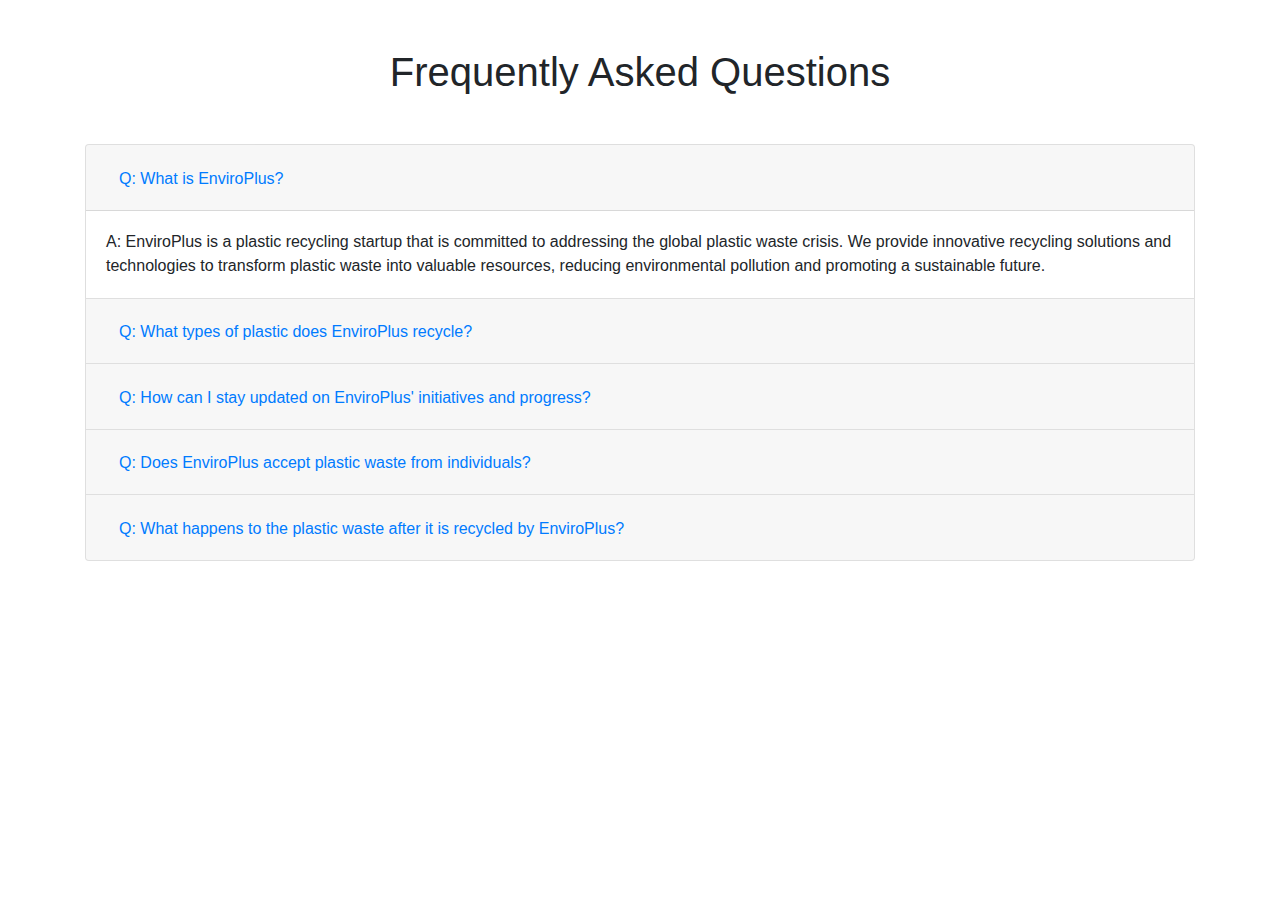
<file: faq.html>
<!DOCTYPE html>
<html>
<head>
	<title>FAQ</title>
	<!-- link to Bootstrap CSS file -->
	<link rel="stylesheet" href="https://maxcdn.bootstrapcdn.com/bootstrap/4.5.2/css/bootstrap.min.css">
</head>
<body>
	<div class="container">
		<h1 class="text-center my-5">Frequently Asked Questions</h1>
		<div class="accordion" id="faqAccordion">
			<!-- add questions and answers as needed -->
			<div class="card">
				<div class="card-header" id="headingOne">
					<h2 class="mb-0">
						<button class="btn btn-link" type="button" data-toggle="collapse" data-target="#collapseOne" aria-expanded="true" aria-controls="collapseOne">
							Q: What is EnviroPlus?
						</button>
					</h2>
				</div>
				<div id="collapseOne" class="collapse show" aria-labelledby="headingOne" data-parent="#faqAccordion">
					<div class="card-body">
						A: EnviroPlus is a plastic recycling startup that is committed to addressing the global plastic waste crisis. We provide innovative recycling solutions and technologies to transform plastic waste into valuable resources, reducing environmental pollution and promoting a sustainable future.
					</div>
				</div>
			</div>
			<div class="card">
				<div class="card-header" id="headingTwo">
					<h2 class="mb-0">
						<button class="btn btn-link collapsed" type="button" data-toggle="collapse" data-target="#collapseTwo" aria-expanded="false" aria-controls="collapseTwo">
							Q: What types of plastic does EnviroPlus recycle?
						</button>
					</h2>
				</div>
				<div id="collapseTwo" class="collapse" aria-labelledby="headingTwo" data-parent="#faqAccordion">
					<div class="card-body">
						A: EnviroPlus recycles a wide range of plastics, including PET (polyethylene terephthalate), HDPE (high-density polyethylene), LDPE (low-density polyethylene), PVC (polyvinyl chloride), PP (polypropylene), and PS (polystyrene). We aim to maximize the recycling potential of different plastic types and minimize the amount of plastic waste that goes unprocessed.
					</div>
				</div>
			</div>
			<div class="card">
				<div class="card-header" id="headingTwo">
					<h2 class="mb-0">
						<button class="btn btn-link collapsed" type="button" data-toggle="collapse" data-target="#collapseTwo" aria-expanded="false" aria-controls="collapseTwo">
							Q: How can I stay updated on EnviroPlus' initiatives and progress?
						</button>
					</h2>
				</div>
				<div id="collapseTwo" class="collapse" aria-labelledby="headingTwo" data-parent="#faqAccordion">
					<div class="card-body">
						A: To stay updated on EnviroPlus' initiatives, progress, and latest news, we encourage you to visit our website regularly and subscribe to our newsletter. You can also follow us on social media platforms like Facebook, Twitter, and LinkedIn, where we share updates, success stories, and educational content about plastic recycling and environmental sustainability.
					</div>
				</div>
			</div>
			<div class="card">
				<div class="card-header" id="headingTwo">
					<h2 class="mb-0">
						<button class="btn btn-link collapsed" type="button" data-toggle="collapse" data-target="#collapseTwo" aria-expanded="false" aria-controls="collapseTwo">
							Q: Does EnviroPlus accept plastic waste from individuals?
						</button>
					</h2>
				</div>
				<div id="collapseTwo" class="collapse" aria-labelledby="headingTwo" data-parent="#faqAccordion">
					<div class="card-body">
						A: Yes, EnviroPlus accepts plastic waste from both individuals and businesses. We encourage everyone to participate in plastic recycling and make a positive impact on the environment. Whether you have a small amount of plastic waste or a larger quantity, we provide solutions to collect and recycle it responsibly.
					</div>
				</div>
			</div>
			<div class="card">
				<div class="card-header" id="headingTwo">
					<h2 class="mb-0">
						<button class="btn btn-link collapsed" type="button" data-toggle="collapse" data-target="#collapseTwo" aria-expanded="false" aria-controls="collapseTwo">
							Q: What happens to the plastic waste after it is recycled by EnviroPlus?
						</button>
					</h2>
				</div>
				<div id="collapseTwo" class="collapse" aria-labelledby="headingTwo" data-parent="#faqAccordion">
					<div class="card-body">
						A: After recycling, the plastic waste undergoes a series of processes to transform it into reusable materials. Depending on the type of plastic, it can be turned into recycled plastic pellets, which can be used as raw material for various manufacturing applications, such as plastic products, packaging, textiles, and more. Some plastics can also be processed into fuel or used for energy recovery.
					</div>
				</div>
			</div>
			<!-- add more questions and answers as needed -->
		</div>
	</div>
	
	<!-- link to Bootstrap JS files (jQuery and Popper.js) -->
	<script src="https://code.jquery.com/jquery-3.5.1.slim.min.js"></script>
	<script src="https://cdn.jsdelivr.net/npm/@popperjs/core@2.9.3/dist/umd/popper.min.js"></script>
	<!-- link to Bootstrap JS file -->
	<script src="https://maxcdn.bootstrapcdn.com/bootstrap/4.5.2/js/bootstrap.min.js"></script>
</body>
</html>
</file>
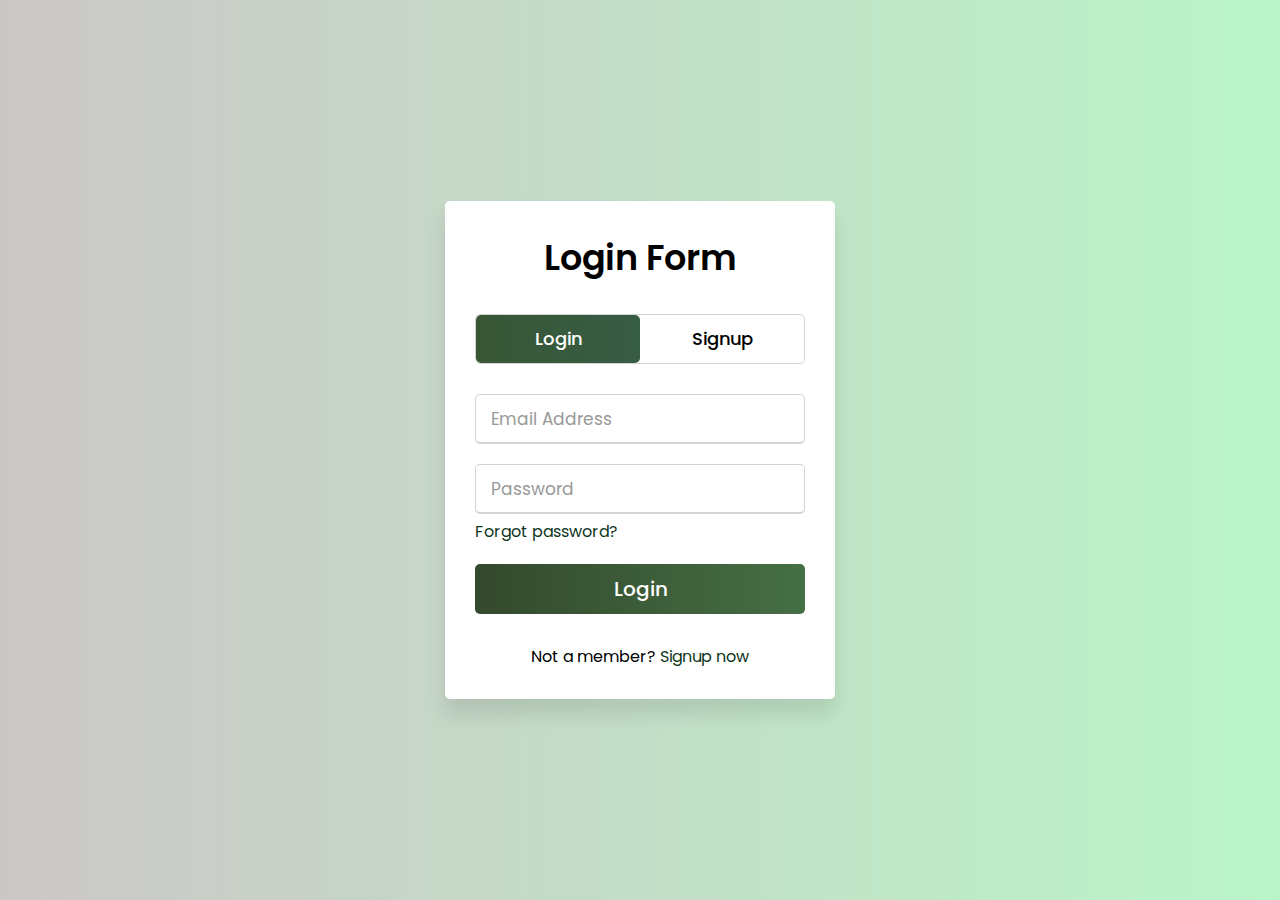
<file: logiin.html>
<!DOCTYPE html>
<html lang="en" dir="ltr">
   <head>
      <meta charset="utf-8">
      <title>Login and Registration</title>
      <link rel="stylesheet" href="./assets/css/style.css">
      <meta name="viewport" content="width=device-width, initial-scale=1.0">
   </head>
   <body>
      <div class="wrapper">
         <div class="title-text">
            <div class="title login">
               Login Form
            </div>
            <div class="title signup">
               Signup Form
            </div>
         </div>
         <div class="form-container">
            <div class="slide-controls">
               <input type="radio" name="slide" id="login" checked>
               <input type="radio" name="slide" id="signup">
               <label for="login" class="slide login">Login</label>
               <label for="signup" class="slide signup">Signup</label>
               <div class="slider-tab"></div>
            </div>
            <div class="form-inner">
               <form action="./dash2.html" class="login">
                  <div class="field">
                     <input type="text" placeholder="Email Address" required>
                  </div>
                  <div class="field">
                     <input type="password" placeholder="Password" required>
                  </div>
                  <div class="pass-link">
                     <a href="#">Forgot password?</a>
                  </div>
                  <div class="field btn">
                     <div class="btn-layer"></div>
                     <input type="submit" value="Login">
                  </div>
                  <div class="signup-link">
                     Not a member? <a href="">Signup now</a>
                  </div>
               </form>
               <form action="#" class="signup">
                  <div class="field">
                     <input type="text" placeholder="Email Address" required>
                  </div>
                  <div class="field">
                     <input type="password" placeholder="Password" required>
                  </div>
                  <div class="field">
                     <input type="password" placeholder="Confirm password" required>
                  </div>
                  <div class="field btn">
                     <div class="btn-layer"></div>
                     <input type="submit" value="Signup">
                  </div>
               </form>
            </div>
         </div>
      </div>
      <script>
         const loginText = document.querySelector(".title-text .login");
         const loginForm = document.querySelector("form.login");
         const loginBtn = document.querySelector("label.login");
         const signupBtn = document.querySelector("label.signup");
         const signupLink = document.querySelector("form .signup-link a");
         signupBtn.onclick = (()=>{
           loginForm.style.marginLeft = "-50%";
           loginText.style.marginLeft = "-50%";
         });
         loginBtn.onclick = (()=>{
           loginForm.style.marginLeft = "0%";
           loginText.style.marginLeft = "0%";
         });
         signupLink.onclick = (()=>{
           signupBtn.click();
           return false;
         });
      </script>
   </body>
</html>
</file>
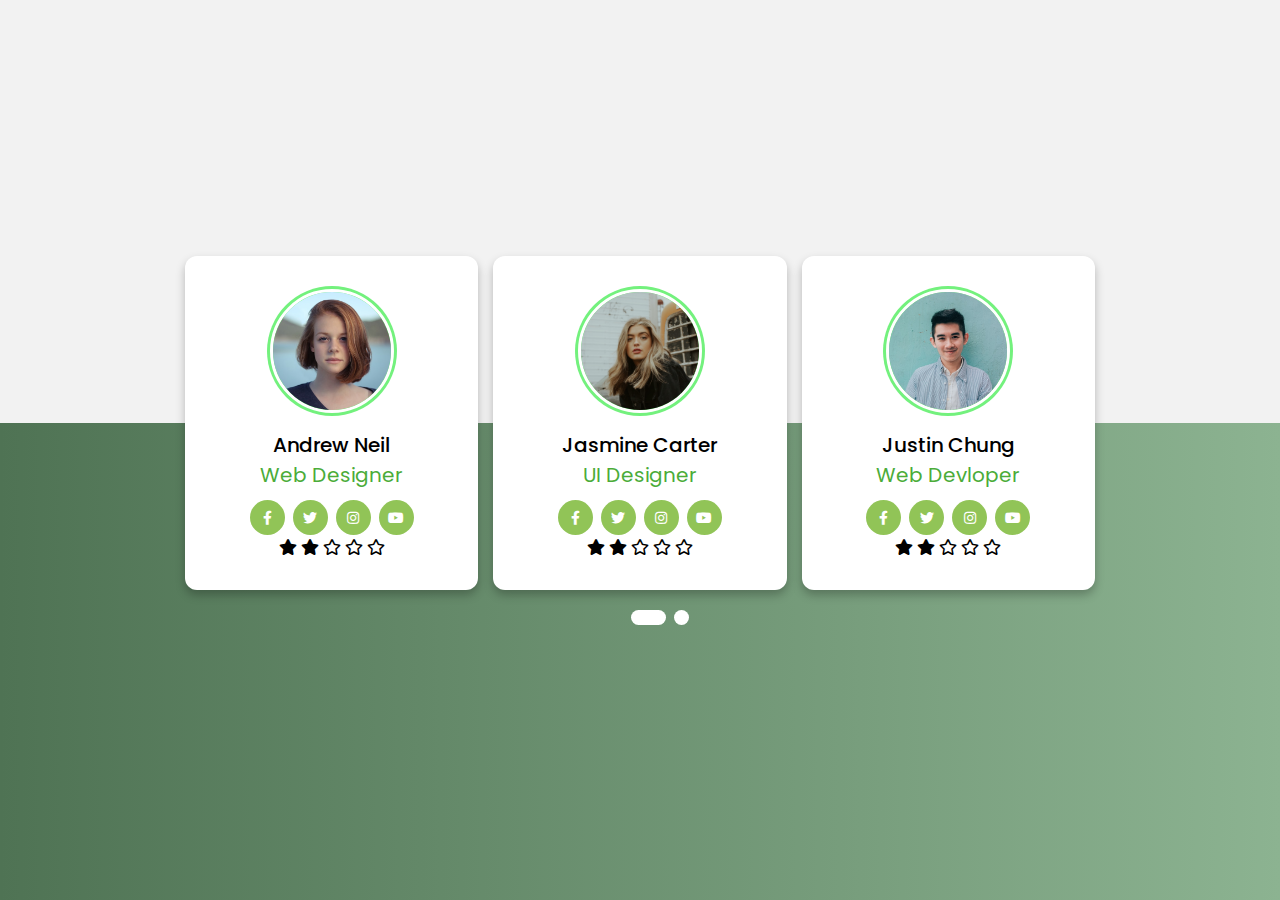
<file: reward.html>
<!DOCTYPE html>
<html lang="en" dir="ltr">
  <head>
    <meta charset="UTF-8" />
    <title>Reward</title>
    <link rel="stylesheet" href="style.css" />
    <!-- Fontawesome CDN Link -->
    <link rel="stylesheet" href="https://cdnjs.cloudflare.com/ajax/libs/font-awesome/5.15.2/css/all.min.css" />
    <meta name="viewport" content="width=device-width, initial-scale=1.0" />
  </head>
  <body>
    <div class="container">
      <input type="radio" name="dot" id="one" />
      <input type="radio" name="dot" id="two" />
      <div class="main-card">
        <div class="cards">
          <div class="card">
            <div class="content">
              <div class="img">
                <img src="images/img1.jpg" alt="" />
              </div>
              <div class="details">
                <div class="name">Andrew Neil</div>
                <div class="job">Web Designer</div>
              </div>
              <div class="media-icons">
                <a href="#"><i class="fab fa-facebook-f"></i></a>
                <a href="#"><i class="fab fa-twitter"></i></a>
                <a href="#"><i class="fab fa-instagram"></i></a>
                <a href="#"><i class="fab fa-youtube"></i></a>
                
              </div>
              <div class="rating">
                <i class="fas fa-star"></i>
                <i class="fas fa-star"></i>
                <i class="far fa-star"></i>
                <i class="far fa-star"></i>
                <i class="far fa-star"></i>
              </div>
             
            </div>
          </div>
          <div class="card">
            <div class="content">
              <div class="img">
                <img src="images/img2.jpg" alt="" />
              </div>
              <div class="details">
                <div class="name">Jasmine Carter</div>
                <div class="job">UI Designer</div>
              </div>
              <div class="media-icons">
                <a href="#"><i class="fab fa-facebook-f"></i></a>
                <a href="#"><i class="fab fa-twitter"></i></a>
                <a href="#"><i class="fab fa-instagram"></i></a>
                <a href="#"><i class="fab fa-youtube"></i></a>
              </div>
              <div class="rating">
                <i class="fas fa-star"></i>
                <i class="fas fa-star"></i>
                <i class="far fa-star"></i>
                <i class="far fa-star"></i>
                <i class="far fa-star"></i>
              </div>
            </div>
          </div>
          <div class="card">
            <div class="content">
              <div class="img">
                <img src="images/img3.jpg" alt="" />
              </div>
              <div class="details">
                <div class="name">Justin Chung</div>
                <div class="job">Web Devloper</div>
              </div>
              <div class="media-icons">
                <a href="#"><i class="fab fa-facebook-f"></i></a>
                <a href="#"><i class="fab fa-twitter"></i></a>
                <a href="#"><i class="fab fa-instagram"></i></a>
                <a href="#"><i class="fab fa-youtube"></i></a>
              </div>
              <div class="rating">
                <i class="fas fa-star"></i>
                <i class="fas fa-star"></i>
                <i class="far fa-star"></i>
                <i class="far fa-star"></i>
                <i class="far fa-star"></i>
              </div>
            </div>
          </div>
        </div>
        <div class="cards">
          <div class="card">
            <div class="content">
              <div class="img">
                <img src="images/img4.jpg" alt="" />
              </div>
              <div class="details">
                <div class="name">Appolo Reef</div>
                <div class="job">Web Designer</div>
              </div>
              <div class="media-icons">
                <a href="#"><i class="fab fa-facebook-f"></i></a>
                <a href="#"><i class="fab fa-twitter"></i></a>
                <a href="#"><i class="fab fa-instagram"></i></a>
                <a href="#"><i class="fab fa-youtube"></i></a>
              </div>
              <div class="rating">
                <i class="fas fa-star"></i>
                <i class="fas fa-star"></i>
                <i class="far fa-star"></i>
                <i class="far fa-star"></i>
                <i class="far fa-star"></i>
              </div>
            </div>
          </div>
          <div class="card">
            <div class="content">
              <div class="img">
                <img src="images/img5.jpg" alt="" />
              </div>
              <div class="details">
                <div class="name">Adrina Calvo</div>
                <div class="job">UI Designer</div>
              </div>
              <div class="media-icons">
                <a href="#"><i class="fab fa-facebook-f"></i></a>
                <a href="#"><i class="fab fa-twitter"></i></a>
                <a href="#"><i class="fab fa-instagram"></i></a>
                <a href="#"><i class="fab fa-youtube"></i></a>
              </div>
              <div class="rating">
                <i class="fas fa-star"></i>
                <i class="fas fa-star"></i>
                <i class="far fa-star"></i>
                <i class="far fa-star"></i>
                <i class="far fa-star"></i>
              </div>
            </div>
          </div>
          <div class="card">
            <div class="content">
              <div class="img">
                <img src="images/img6.jpg" alt="" />
              </div>
              <div class="details">
                <div class="name">Nicole Lewis</div>
                <div class="job">Web Devloper</div>
              </div>
              <div class="media-icons">
                <a href="#"><i class="fab fa-facebook-f"></i></a>
                <a href="#"><i class="fab fa-twitter"></i></a>
                <a href="#"><i class="fab fa-instagram"></i></a>
                <a href="#"><i class="fab fa-youtube"></i></a>
              </div>
            </div>
          </div>
        </div>
      </div>
      <div class="button">
        <label for="one" class="active one"></label>
        <label for="two" class="two"></label>
      </div>
    </div>
  </body>
</html>
</file>
<file: assets/css/style.css>
@import url('https://fonts.googleapis.com/css?family=Poppins:400,500,600,700&display=swap');
*{
  margin: 0;
  padding: 0;
  box-sizing: border-box;
  font-family: 'Poppins', sans-serif;
}
html,body{
  display: grid;
  height: 100%;
  width: 100%;
  place-items: center;
  background: -webkit-linear-gradient(left, #ccc7c7, #baf5c8);
}
::selection{
  background: #fa4299;
  color: #fff;
}
.wrapper{
  overflow: hidden;
  max-width: 390px;
  background: #fff;
  padding: 30px;
  border-radius: 5px;
  box-shadow: 0px 15px 20px rgba(0,0,0,0.1);
}
.wrapper .title-text{
  display: flex;
  width: 200%;
}
.wrapper .title{
  width: 50%;
  font-size: 35px;
  font-weight: 600;
  text-align: center;
  transition: all 0.6s cubic-bezier(0.68,-0.55,0.265,1.55);
}
.wrapper .slide-controls{
  position: relative;
  display: flex;
  height: 50px;
  width: 100%;
  overflow: hidden;
  margin: 30px 0 10px 0;
  justify-content: space-between;
  border: 1px solid lightgrey;
  border-radius: 5px;
}
.slide-controls .slide{
  height: 100%;
  width: 100%;
  color: #fff;
  font-size: 18px;
  font-weight: 500;
  text-align: center;
  line-height: 48px;
  cursor: pointer;
  z-index: 1;
  transition: all 0.6s ease;
}
.slide-controls label.signup{
  color: #000;
}
.slide-controls .slider-tab{
  position: absolute;
  height: 100%;
  width: 50%;
  left: 0;
  z-index: 0;
  border-radius: 5px;
  background: -webkit-linear-gradient(left, #385634, #375d45);
  transition: all 0.6s cubic-bezier(0.68,-0.55,0.265,1.55);
}
input[type="radio"]{
  display: none;
}
#signup:checked ~ .slider-tab{
  left: 50%;
}
#signup:checked ~ label.signup{
  color: #fff;
  cursor: default;
  user-select: none;
}
#signup:checked ~ label.login{
  color: #000;
}
#login:checked ~ label.signup{
  color: #000;
}
#login:checked ~ label.login{
  cursor: default;
  user-select: none;
}
.wrapper .form-container{
  width: 100%;
  overflow: hidden;
}
.form-container .form-inner{
  display: flex;
  width: 200%;
}
.form-container .form-inner form{
  width: 50%;
  transition: all 0.6s cubic-bezier(0.68,-0.55,0.265,1.55);
}
.form-inner form .field{
  height: 50px;
  width: 100%;
  margin-top: 20px;
}
.form-inner form .field input{
  height: 100%;
  width: 100%;
  outline: none;
  padding-left: 15px;
  border-radius: 5px;
  border: 1px solid lightgrey;
  border-bottom-width: 2px;
  font-size: 17px;
  transition: all 0.3s ease;
}
.form-inner form .field input:focus{
  border-color: #223a1d;
  /* box-shadow: inset 0 0 3px #fb6aae; */
}
.form-inner form .field input::placeholder{
  color: #999;
  transition: all 0.3s ease;
}
form .field input:focus::placeholder{
  color: #b3b3b3;
}
.form-inner form .pass-link{
  margin-top: 5px;
}
.form-inner form .signup-link{
  text-align: center;
  margin-top: 30px;
}
.form-inner form .pass-link a,
.form-inner form .signup-link a{
  color: #0f361d;
  text-decoration: none;
}
.form-inner form .pass-link a:hover,
.form-inner form .signup-link a:hover{
  text-decoration: underline;
}
form .btn{
  height: 50px;
  width: 100%;
  border-radius: 5px;
  position: relative;
  overflow: hidden;
}
form .btn .btn-layer{
  height: 100%;
  width: 300%;
  position: absolute;
  left: -100%;
  background: -webkit-linear-gradient(right, #4b6d4b, #456f44, #34492d, #3f6641);
  border-radius: 5px;
  transition: all 0.4s ease;;
}
form .btn:hover .btn-layer{
  left: 0;
}
form .btn input[type="submit"]{
  height: 100%;
  width: 100%;
  z-index: 1;
  position: relative;
  background: none;
  border: none;
  color: #fff;
  padding-left: 0;
  border-radius: 5px;
  font-size: 20px;
  font-weight: 500;
  cursor: pointer;
}
</file>
<file: style.css>
/* Google Font CDN Link */
@import url('https://fonts.googleapis.com/css2?family=Poppins:wght@200;300;400;500;600;700&display=swap');
*{
  margin: 0;
  padding: 0;
  box-sizing: border-box;
  font-family: 'Poppins',sans-serif;
}
body{
  display: flex;
  min-height: 100vh;
  align-items: center;
  justify-content: center;
  background: #f2f2f2;
  position: relative;
}
body::before{
  content: '';
  position: absolute;
  width: 100%;
  background: -webkit-linear-gradient(left, #4f7354, #8cb391);
  clip-path: inset(47% 0 0 0);
  z-index: -1;
  height: 100%;
}
::selection{
  background:	#FF676D;
  color: #fff;
}
.container{
  max-width: 950px;
  width: 100%;
  overflow: hidden;
  padding: 80px 0;
}
.container .main-card{
  display: flex;
  justify-content: space-evenly;
  width: 200%;
  transition: 1s;
}
#two:checked ~ .main-card{
  margin-left: -100%;
}
.container .main-card .cards{
  width: calc(100% / 2 - 10px);
  display: flex;
  flex-wrap: wrap;
  margin: 0 20px;
  justify-content: space-between;
}
.main-card .cards .card{
  width: calc(100% / 3 - 10px);
  background: #fff;
  border-radius: 12px;
  padding: 30px;
  box-shadow: 0 5px 10px rgba(0, 0, 0, 0.25);
  transition: all 0.4s ease;
}
.main-card .cards .card:hover{
  transform: translateY(-15px);
}
.cards .card .content{
  width: 100%;
  display: flex;
  flex-direction: column;
  justify-content: center;
  align-items: center;
  text-align: center;
}
.cards .card .content .img{
  height: 130px;
  width: 130px;
  border-radius: 50%;
  padding: 3px;
  background: #73f17d;
  margin-bottom: 14px;
}
.card .content .img img{
  height: 100%;
  width: 100%;
  border: 3px solid #ffff;
  border-radius: 50%;
  object-fit: cover;
}
.card .content .name{
  font-size: 20px;
  font-weight: 500;
}
.card .content .job{
  font-size: 20px;
  color: #4bac39;
}
.card .content .media-icons{
  margin-top: 10px;
  display: flex;

}
.media-icons a{
  text-align: center;
  line-height: 33px;
  height: 35px;
  width: 35px;
  margin: 0 4px;
  font-size: 14px;
  color: #FFF;
  border-radius: 50%;
  border: 2px solid transparent;
  background: #91c457;
  transition: all 0.3s ease;
}
.media-icons a:hover{
  color: #91c457;
  background-color: #fff;
  border-color: #91c457;
}
 .container .button{
  width: 100%;
  display: flex;
  justify-content: center;
  margin: 20px;
}
.button label{
  height: 15px;
  width: 15px;
  border-radius: 20px;
  background: #fff;
  margin: 0 4px;
  cursor: pointer;
  transition: all 0.5s ease;
}
.button label.active{
  width: 35px;
}
#one:checked ~ .button .one{
  width: 35px;
}
#one:checked ~ .button .two{
  width: 15px;
}
#two:checked ~ .button .one{
  width: 15px;
}
#two:checked ~ .button .two{
  width: 35px;
}
input[type="radio"]{
  display: none;
}
@media (max-width: 768px) {
  .main-card .cards .card{
    margin: 20px 0 10px 0;
    width: calc(100% / 2 - 10px);
  }
}
@media (max-width: 600px) {
  .main-card .cards .card{
    /* margin: 20px 0 10px 0; */
    width: 100%;
  }
}
</file>
